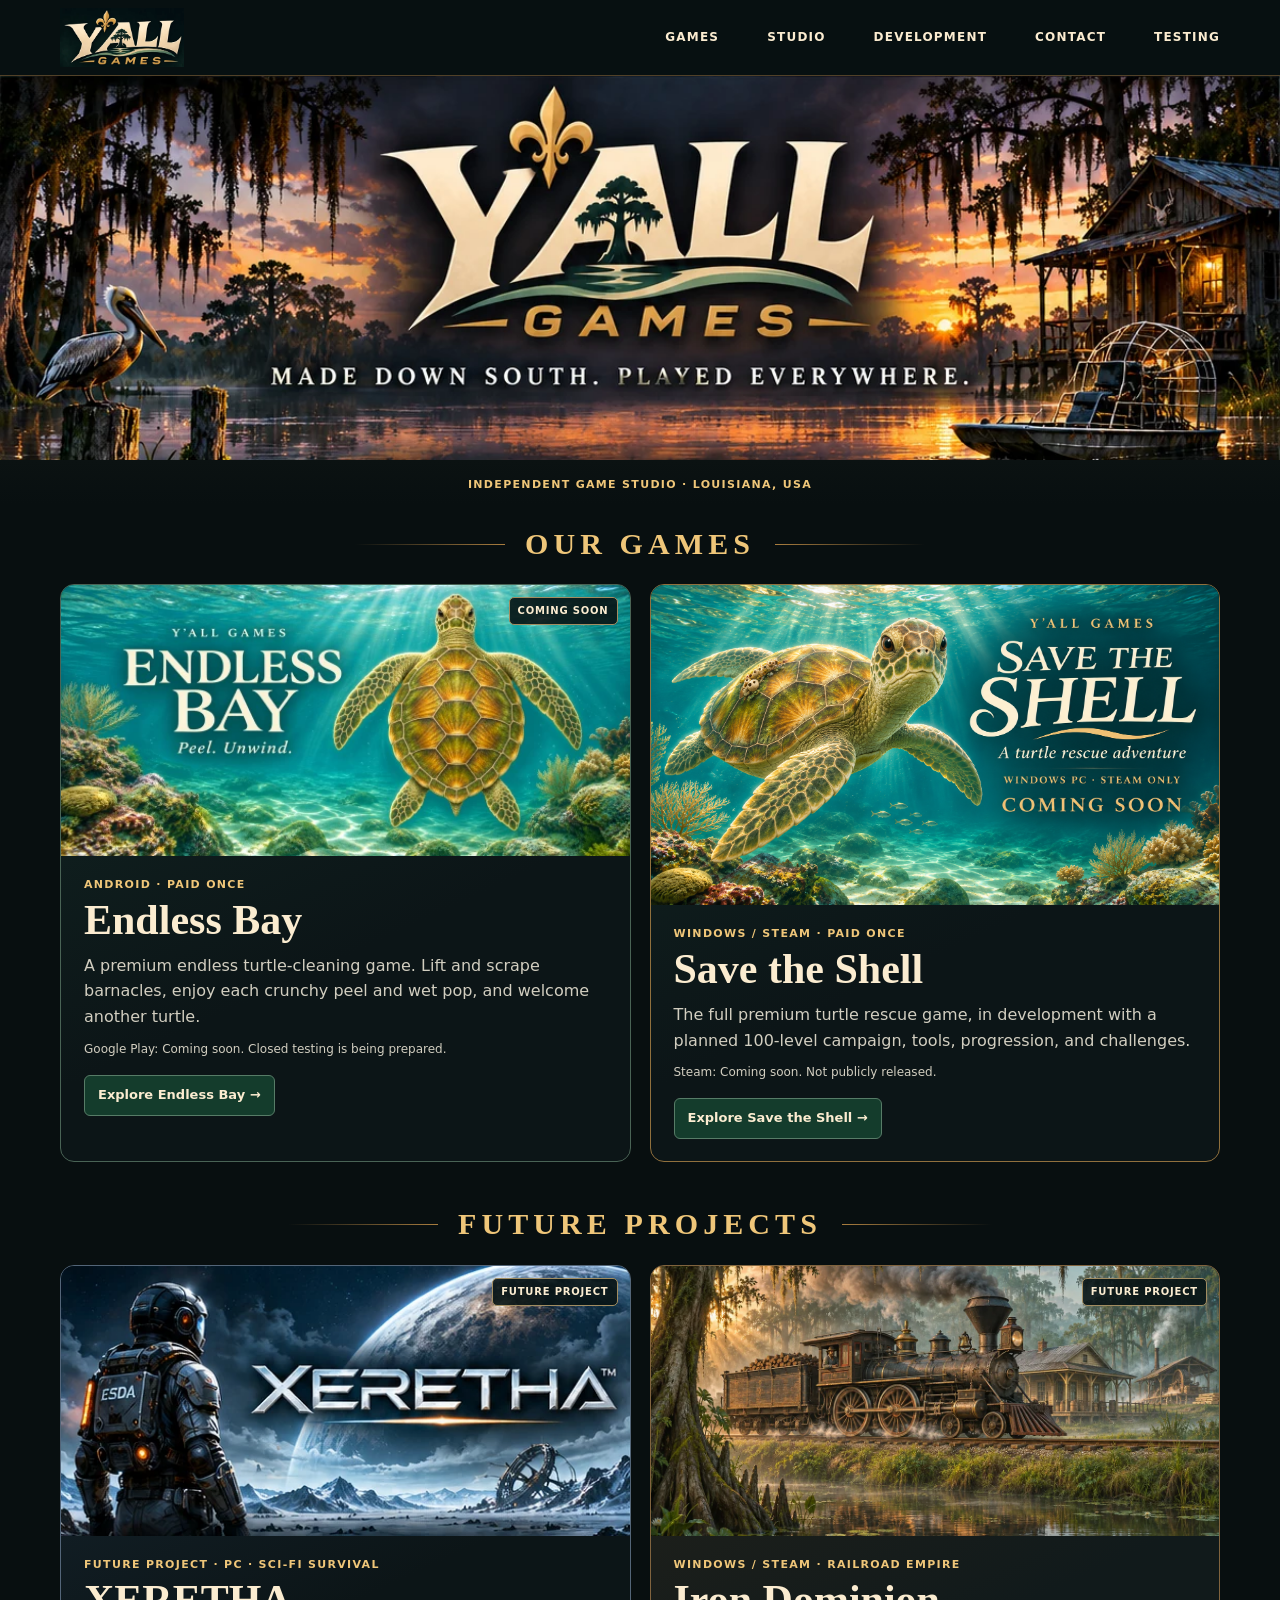
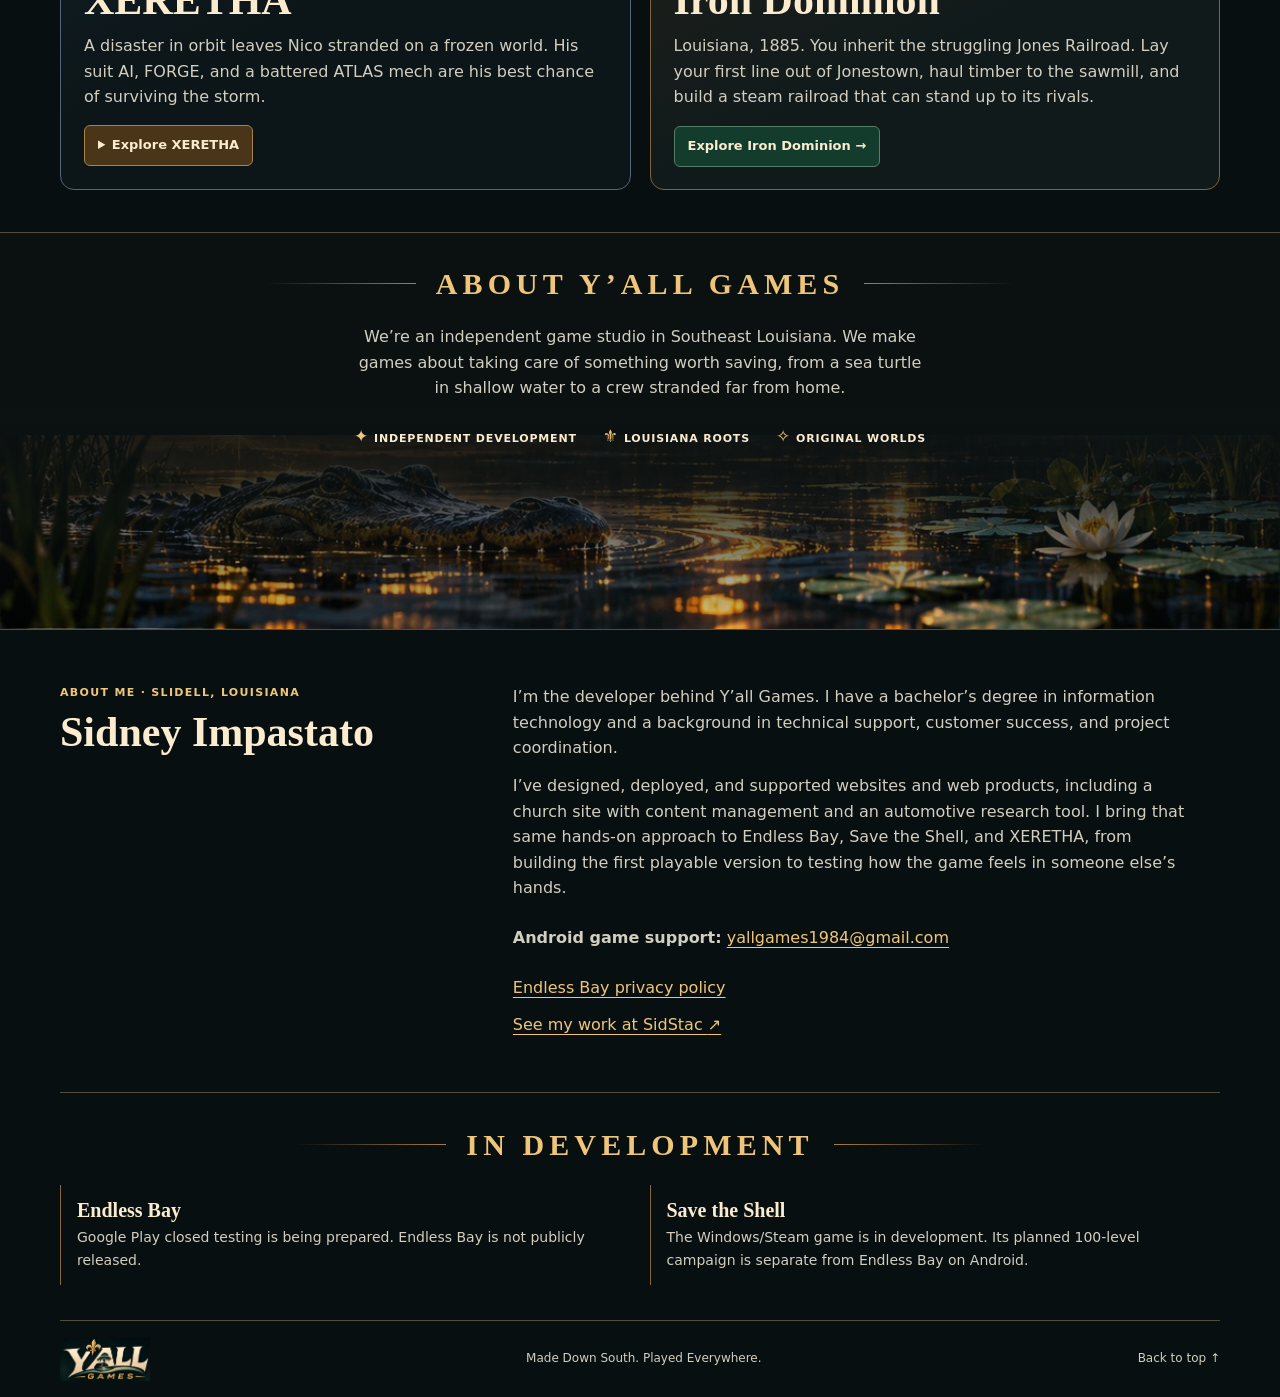
<file: public/index.html>
<!doctype html>
<html lang="en"><head>
<meta charset="utf-8"><meta name="viewport" content="width=device-width, initial-scale=1"><meta name="theme-color" content="#080f10">
<meta name="description" content="Y’all Games is an independent Louisiana game studio developing Endless Bay for Android, Save the Shell for Windows/Steam, and future project XERETHA.">
<title>Y’all Games | Made Down South. Played Everywhere.</title>
<link rel="icon" href="mark.svg" type="image/svg+xml"><link rel="stylesheet" href="style.css"></head>
<body id="top"><a class="skip" href="#main">Skip to content</a>
<header class="masthead"><div class="wrap bar"><a href="#top" class="wordmark" aria-label="Y’all Games home"><img src="studio-logo.webp" alt="" width="370" height="179"></a><nav aria-label="Main navigation"><a href="#games">Games</a><a href="#studio">Studio</a><a href="#development">Development</a><a href="contact.html">Contact</a><a href="/testing">Testing</a></nav></div></header>
<main id="main"><section class="hero" aria-labelledby="hero-title"><h1 id="hero-title" class="sr">Y’all Games. Made Down South. Played Everywhere.</h1><picture><img class="hero-image" src="bayou.webp" alt="" width="1199" height="360" fetchpriority="high"></picture><div class="hero-caption"><span class="kicker">Independent game studio · Louisiana, USA</span></div></section>
<section class="wrap games" id="games" aria-labelledby="games-title"><div class="rule"><h2 id="games-title">Our Games</h2></div><div class="game-grid">
<article class="game" id="endless-bay"><div class="game-art"><img src="endless-bay.webp" alt="Endless Bay turtle and underwater reef artwork" width="558" height="265"><span class="flag">Coming soon</span></div><div class="game-copy"><p class="kicker">Android · Paid once</p><h3>Endless Bay</h3><p>A premium endless turtle-cleaning game. Lift and scrape barnacles, enjoy each crunchy peel and wet pop, and welcome another turtle.</p><p class="release-note">Google Play: Coming soon. Closed testing is being prepared.</p><a class="game-link" href="endless-bay.html">Explore Endless Bay <span aria-hidden="true">→</span></a></div></article>
<article class="game shell" id="save-the-shell"><div class="game-art"><img src="save-the-shell-flyer-v1.png" alt="Save the Shell flyer: Windows PC, Steam only, coming soon" width="1672" height="941"><span class="flag">Coming soon</span></div><div class="game-copy"><p class="kicker">Windows / Steam · Paid once</p><h3>Save the Shell</h3><p>The full premium turtle rescue game, in development with a planned 100-level campaign, tools, progression, and challenges.</p><p class="release-note">Steam: Coming soon. Not publicly released.</p><a class="game-link" href="save-the-shell.html">Explore Save the Shell <span aria-hidden="true">→</span></a></div></article></div></section>
<section class="wrap future-project" id="future-projects" aria-labelledby="future-title"><div class="rule"><h2 id="future-title">Future Projects</h2></div><div class="game-grid"><article class="game ice" id="xeretha"><div class="game-art"><img src="xeretha.webp" alt="XERETHA concept artwork with a suited explorer facing a frozen world" width="556" height="264"><span class="flag">Future project</span></div><div class="game-copy"><p class="kicker">Future project · PC · Sci-fi survival</p><h3>XERETHA</h3><p>A disaster in orbit leaves Nico stranded on a frozen world. His suit AI, FORGE, and a battered ATLAS mech are his best chance of surviving the storm.</p><details><summary>Explore XERETHA</summary><p>Find shelter, bring ATLAS back online, and follow the clues to what happened to the rest of the crew. A single-player survival adventure in development with Unreal Engine 5.</p></details></div></article>
<article class="game rail" id="iron-dominion">
  <div class="game-art"><img src="iron-dominion.webp" alt="Concept art of a wood-burning steam locomotive approaching a Louisiana bayou depot" width="1200" height="572" loading="lazy"><span class="flag">Future project</span></div>
  <div class="game-copy">
    <p class="kicker">Windows / Steam · Railroad empire</p>
    <h3>Iron Dominion</h3>
    <p>Louisiana, 1885. You inherit the struggling Jones Railroad. Lay your first line out of Jonestown, haul timber to the sawmill, and build a steam railroad that can stand up to its rivals.</p>
    <a class="game-link" href="iron-dominion.html">Explore Iron Dominion <span aria-hidden="true">→</span></a>
  </div>
</article></div></section>
<section class="studio" id="studio" aria-labelledby="studio-title"><div class="wrap studio-content"><div class="rule"><h2 id="studio-title">About Y’all Games</h2></div><p>We’re an independent game studio in Southeast Louisiana. We make games about taking care of something worth saving, from a sea turtle in shallow water to a crew stranded far from home.</p><ul class="studio-values"><li><span aria-hidden="true">✦</span>Independent development</li><li><span aria-hidden="true">⚜</span>Louisiana roots</li><li><span aria-hidden="true">✧</span>Original worlds</li></ul></div></section>
<section class="wrap founder" id="about-me" aria-labelledby="founder-title"><div class="founder-intro"><p class="kicker">About Me · Slidell, Louisiana</p><h2 id="founder-title">Sidney Impastato</h2></div><div class="founder-copy"><p>I’m the developer behind Y’all Games. I have a bachelor’s degree in information technology and a background in technical support, customer success, and project coordination.</p><p>I’ve designed, deployed, and supported websites and web products, including a church site with content management and an automotive research tool. I bring that same hands-on approach to Endless Bay, Save the Shell, and XERETHA, from building the first playable version to testing how the game feels in someone else’s hands.</p><p id="android-support"><strong>Android game support:</strong> <a href="mailto:yallgames1984@gmail.com">yallgames1984@gmail.com</a></p><p><a href="endless-bay-privacy.html">Endless Bay privacy policy</a></p><a href="https://www.sidstac.com/">See my work at SidStac <span aria-hidden="true">↗</span></a></div></section>
<section class="wrap development" id="development" aria-labelledby="dev-title"><div class="rule"><h2 id="dev-title">In Development</h2></div><div class="updates"><div><h3>Endless Bay</h3><p>Google Play closed testing is being prepared. Endless Bay is not publicly released.</p></div><div><h3>Save the Shell</h3><p>The Windows/Steam game is in development. Its planned 100-level campaign is separate from Endless Bay on Android.</p></div></div></section></main>
<footer class="wrap footer"><a href="#top" class="wordmark" aria-label="Y’all Games home"><img src="studio-logo.webp" alt="" width="370" height="179" loading="lazy"></a><p>Made Down South. Played Everywhere.</p><a href="#top">Back to top ↑</a></footer></body></html>
</file>
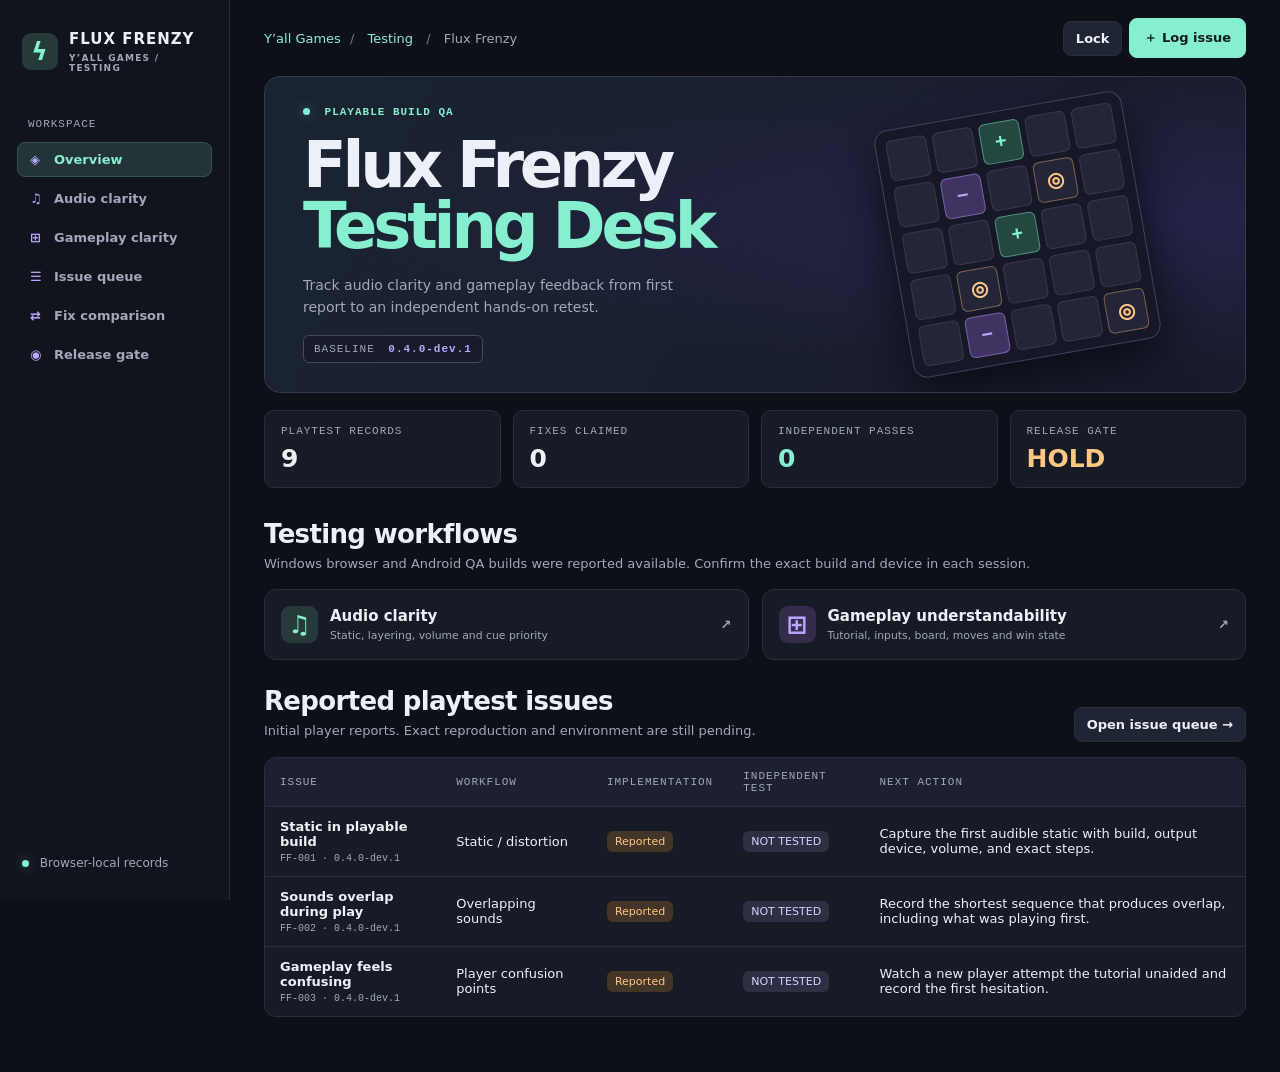
<file: testing/index.html>
<!doctype html>
<html lang="en"><head><meta charset="utf-8"><meta name="viewport" content="width=device-width,initial-scale=1"><meta name="description" content="Flux Frenzy playtest issues and independent verification."><title>Flux Frenzy QA · Y’all Games</title><link rel="stylesheet" href="styles.css"><script defer src="app.js"></script></head>
<body><aside><div class="brand"><span class="logo">ϟ</span><div>FLUX FRENZY<small>Y’ALL GAMES / TESTING</small></div></div><nav aria-label="QA views" id="nav"></nav><div class="asidefoot"><span class="dot"></span> Browser-local records</div></aside>
<main><header><div><a href="/">Y’all Games</a><span class="slash">/</span> <a href="/testing">Testing</a> <span class="slash">/</span> Flux Frenzy</div><div class="header-actions"><form method="post" action="/testing"><button name="action" value="lock">Lock</button></form><button class="primary" id="new">＋ Log issue</button></div></header>
<section class="hero"><div class="hero-copy"><div class="eyebrow"><span class="dot"></span> PLAYABLE BUILD QA</div><h1>Flux Frenzy<br><em>Testing Desk</em></h1><p>Track audio clarity and gameplay feedback from first report to an independent hands-on retest.</p><span class="baseline">BASELINE <strong>0.4.0-dev.1</strong></span></div><div class="motif" aria-hidden="true"><div id="grid"></div></div></section>
<div id="stats" class="stats"></div><div id="view"></div></main>
<dialog id="editor"><form id="form"><div class="dialoghead"><div><div class="eyebrow">PLAYTEST RECORD</div><h2 id="dialogTitle">Log issue</h2></div><button type="button" id="close" aria-label="Close">✕</button></div><div id="fields"></div><div class="actions"><span id="error" role="alert"></span><button type="submit" class="primary">Save record</button></div></form></dialog>
<div id="toast" role="status"></div></body></html>
</file>
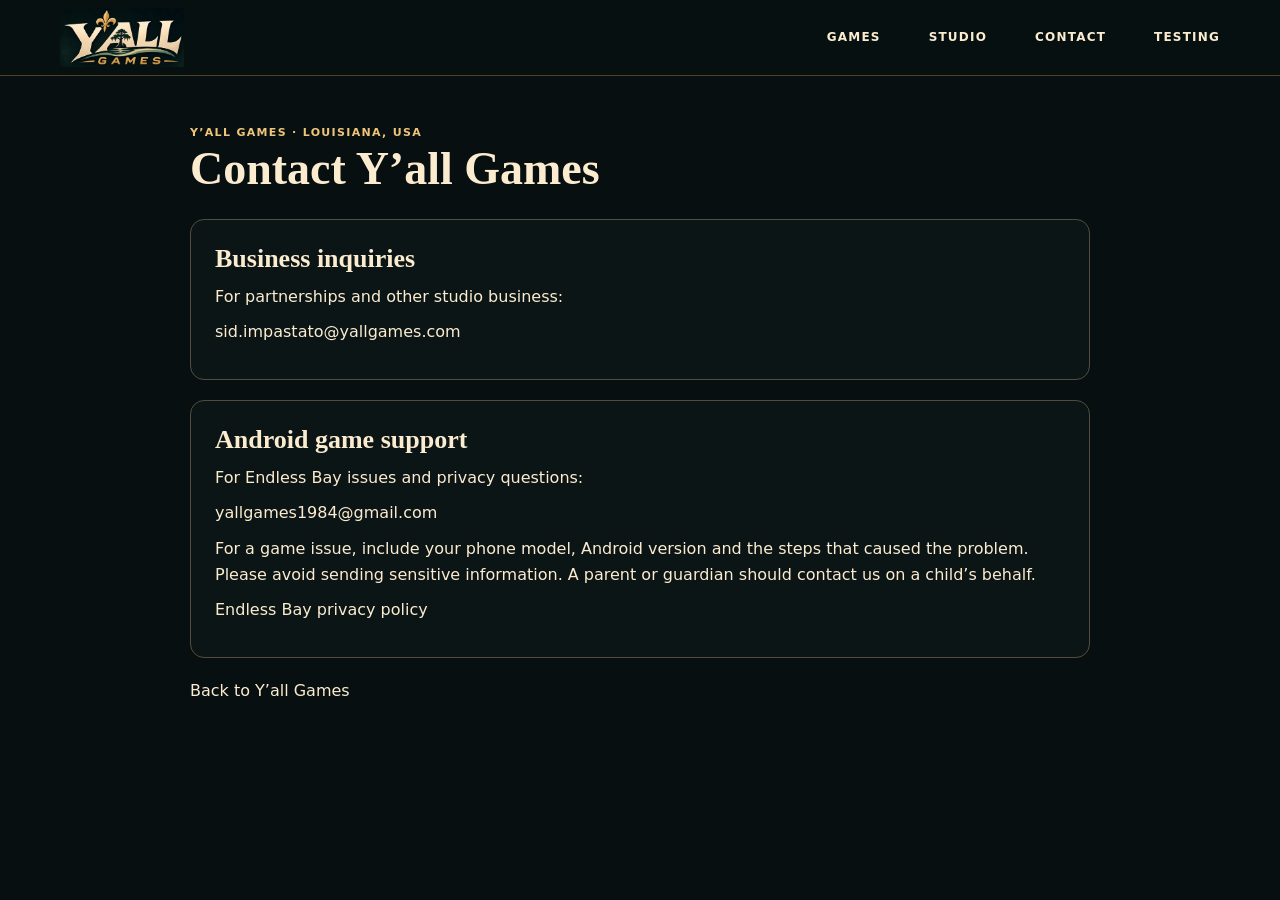
<file: public/contact.html>
<!doctype html><html lang="en"><head><meta charset="utf-8"><meta name="viewport" content="width=device-width,initial-scale=1"><title>Contact — Y’all Games</title><meta name="description" content="Contact Y’all Games for business inquiries or Endless Bay Android support."><link rel="icon" href="mark.svg" type="image/svg+xml"><link rel="stylesheet" href="style.css"><style>.contact-main{max-width:900px;padding-block:48px 64px}.contact-main h1{font:700 clamp(30px,5vw,46px) var(--display);margin-bottom:24px}.contact-card{border:1px solid var(--edge);border-radius:14px;padding:24px;margin-block:20px;background:#0b1516}.contact-card h2{font:700 26px var(--display);margin:0 0 10px}.contact-card a{overflow-wrap:anywhere}.contact-card p{margin-block:10px}</style></head><body><a class="skip" href="#main">Skip to content</a><header class="masthead"><div class="wrap bar"><a href="index.html" class="wordmark" aria-label="Y’all Games home"><img src="studio-logo.webp" alt="" width="370" height="179"></a><nav aria-label="Main navigation"><a href="index.html#games">Games</a><a href="index.html#studio">Studio</a><a href="contact.html" aria-current="page">Contact</a><a href="/testing">Testing</a></nav></div></header><main id="main" class="wrap contact-main"><p class="kicker">Y’all Games · Louisiana, USA</p><h1>Contact Y’all Games</h1><section class="contact-card" aria-labelledby="business"><h2 id="business">Business inquiries</h2><p>For partnerships and other studio business:</p><p><a href="mailto:sid.impastato@yallgames.com">sid.impastato@yallgames.com</a></p></section><section class="contact-card" aria-labelledby="android"><h2 id="android">Android game support</h2><p>For Endless Bay issues and privacy questions:</p><p><a href="mailto:yallgames1984@gmail.com">yallgames1984@gmail.com</a></p><p>For a game issue, include your phone model, Android version and the steps that caused the problem. Please avoid sending sensitive information. A parent or guardian should contact us on a child’s behalf.</p><p><a href="endless-bay-privacy.html">Endless Bay privacy policy</a></p></section><p><a href="index.html">Back to Y’all Games</a></p></main></body></html>
</file>
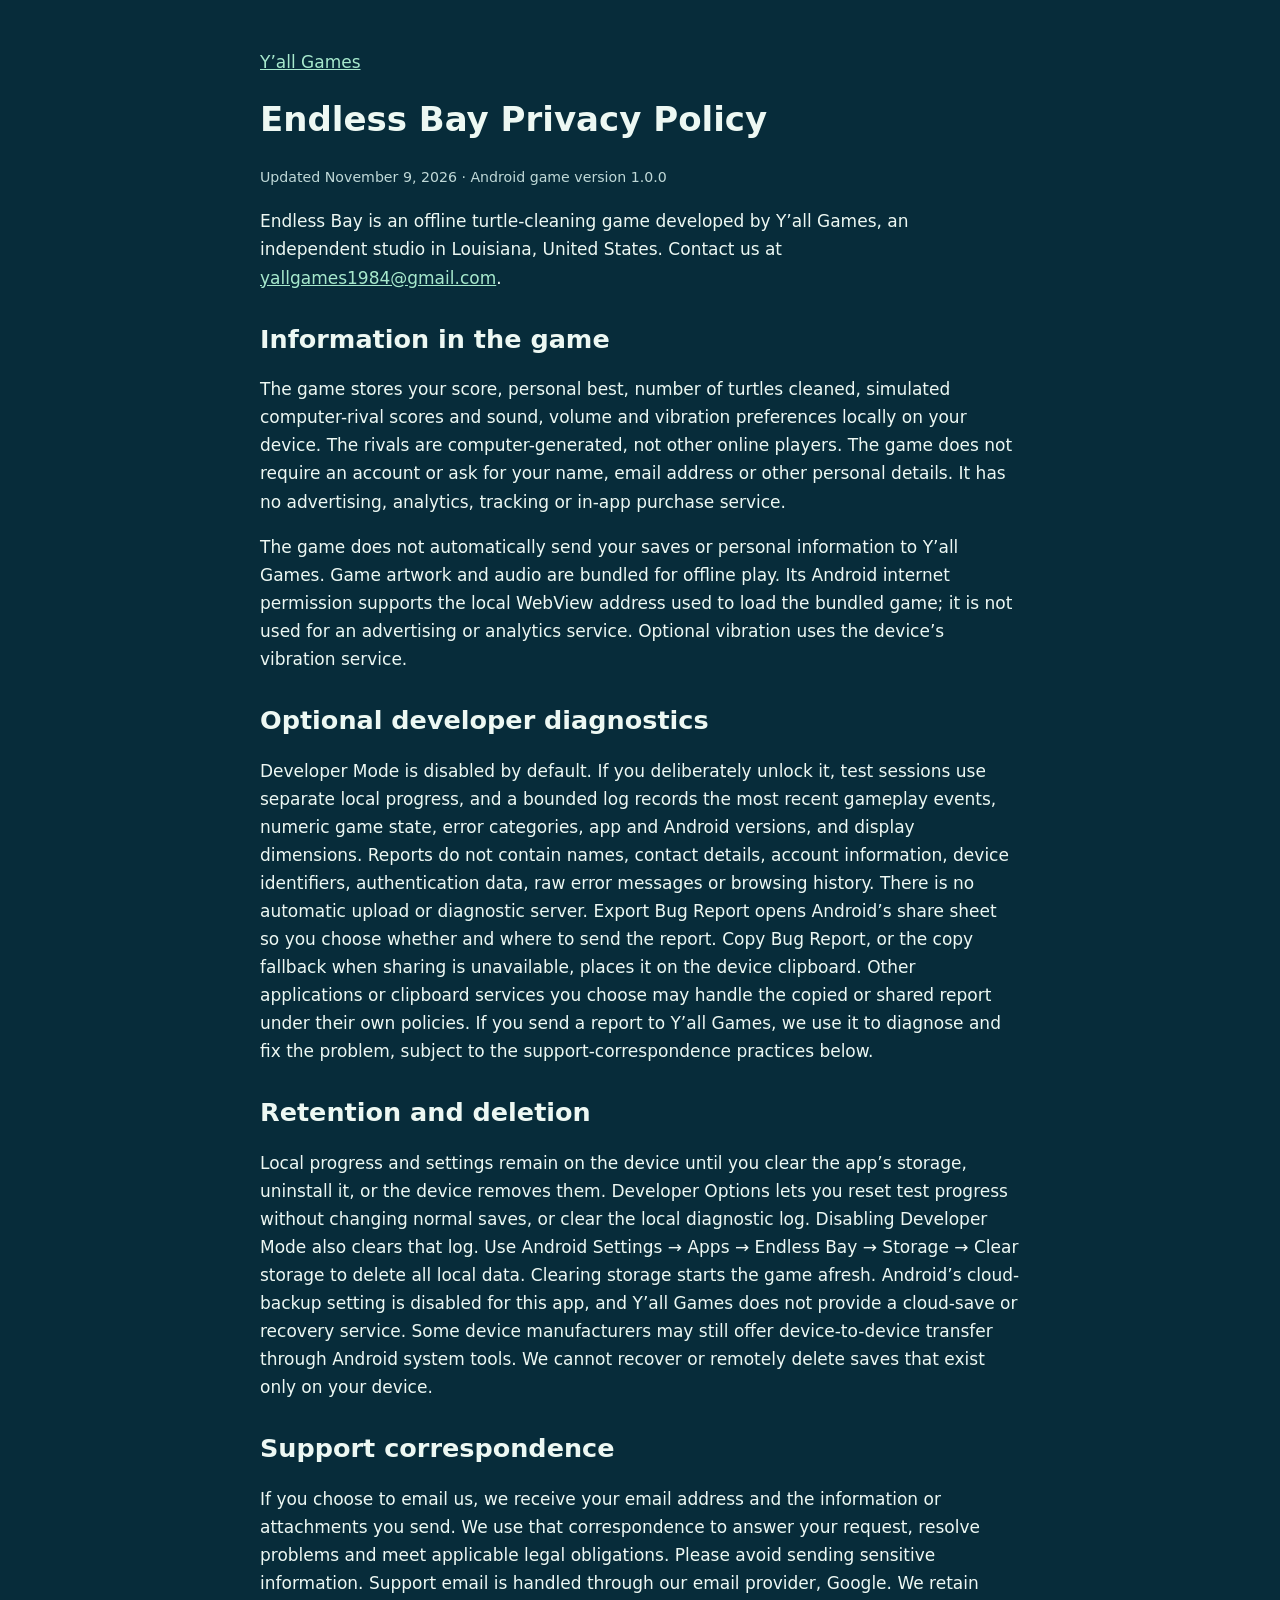
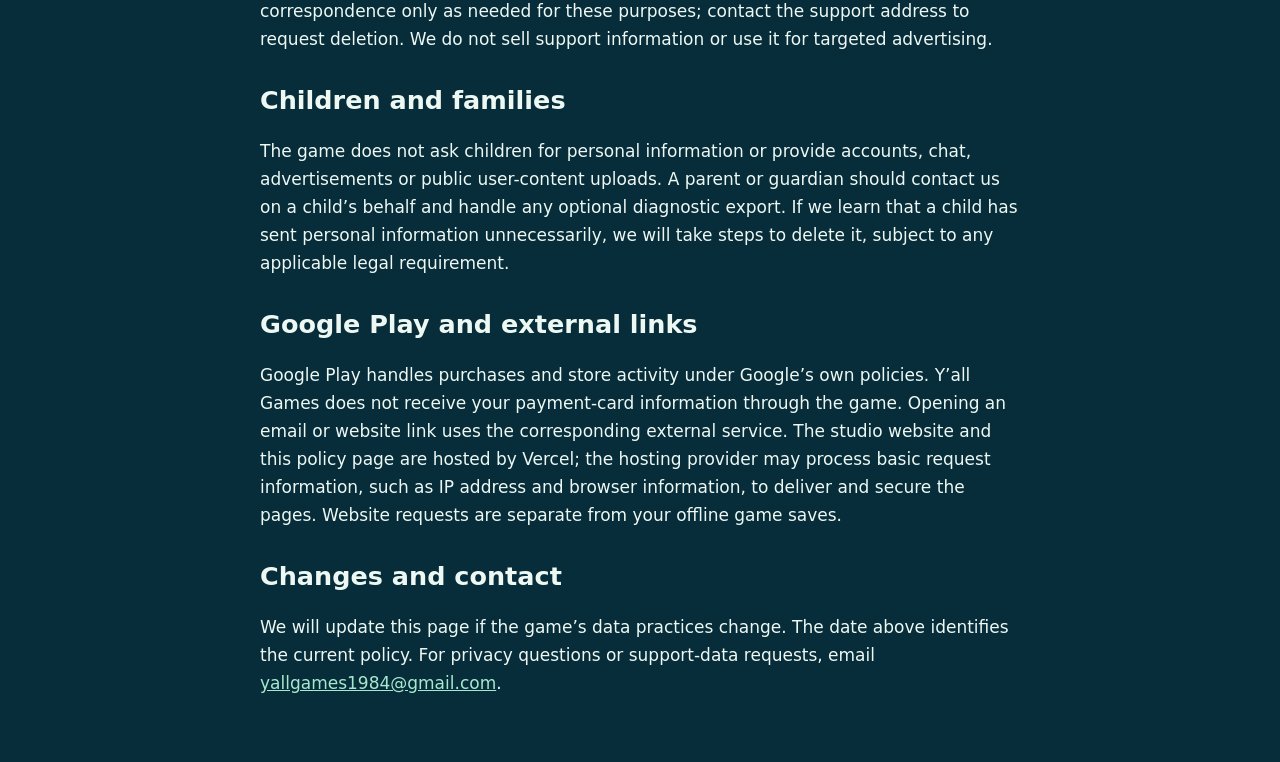
<file: public/endless-bay-privacy.html>
<!doctype html>
<html lang="en"><head><meta charset="utf-8"><meta name="viewport" content="width=device-width,initial-scale=1"><title>Endless Bay Privacy Policy — Y’all Games</title><style>body{margin:0;background:#072c3a;color:#edf8f3;font:17px/1.65 system-ui,sans-serif}main{max-width:760px;padding:48px 24px;margin:auto}h1,h2{line-height:1.2}h2{margin-top:32px}a{color:#a7e9cd}small{color:#c0d9d8}</style></head>
<body><main><a href="https://www.yallgames.com/">Y’all Games</a><h1>Endless Bay Privacy Policy</h1><small>Updated November 9, 2026 · Android game version 1.0.0</small>
<p>Endless Bay is an offline turtle-cleaning game developed by Y’all Games, an independent studio in Louisiana, United States. Contact us at <a href="mailto:yallgames1984@gmail.com">yallgames1984@gmail.com</a>.</p>
<h2>Information in the game</h2><p>The game stores your score, personal best, number of turtles cleaned, simulated computer-rival scores and sound, volume and vibration preferences locally on your device. The rivals are computer-generated, not other online players. The game does not require an account or ask for your name, email address or other personal details. It has no advertising, analytics, tracking or in-app purchase service.</p>
<p>The game does not automatically send your saves or personal information to Y’all Games. Game artwork and audio are bundled for offline play. Its Android internet permission supports the local WebView address used to load the bundled game; it is not used for an advertising or analytics service. Optional vibration uses the device’s vibration service.</p>
<h2>Optional developer diagnostics</h2><p>Developer Mode is disabled by default. If you deliberately unlock it, test sessions use separate local progress, and a bounded log records the most recent gameplay events, numeric game state, error categories, app and Android versions, and display dimensions. Reports do not contain names, contact details, account information, device identifiers, authentication data, raw error messages or browsing history. There is no automatic upload or diagnostic server. Export Bug Report opens Android’s share sheet so you choose whether and where to send the report. Copy Bug Report, or the copy fallback when sharing is unavailable, places it on the device clipboard. Other applications or clipboard services you choose may handle the copied or shared report under their own policies. If you send a report to Y’all Games, we use it to diagnose and fix the problem, subject to the support-correspondence practices below.</p>
<h2>Retention and deletion</h2><p>Local progress and settings remain on the device until you clear the app’s storage, uninstall it, or the device removes them. Developer Options lets you reset test progress without changing normal saves, or clear the local diagnostic log. Disabling Developer Mode also clears that log. Use Android Settings → Apps → Endless Bay → Storage → Clear storage to delete all local data. Clearing storage starts the game afresh. Android’s cloud-backup setting is disabled for this app, and Y’all Games does not provide a cloud-save or recovery service. Some device manufacturers may still offer device-to-device transfer through Android system tools. We cannot recover or remotely delete saves that exist only on your device.</p>
<h2>Support correspondence</h2><p>If you choose to email us, we receive your email address and the information or attachments you send. We use that correspondence to answer your request, resolve problems and meet applicable legal obligations. Please avoid sending sensitive information. Support email is handled through our email provider, Google. We retain correspondence only as needed for these purposes; contact the support address to request deletion. We do not sell support information or use it for targeted advertising.</p>
<h2>Children and families</h2><p>The game does not ask children for personal information or provide accounts, chat, advertisements or public user-content uploads. A parent or guardian should contact us on a child’s behalf and handle any optional diagnostic export. If we learn that a child has sent personal information unnecessarily, we will take steps to delete it, subject to any applicable legal requirement.</p>
<h2>Google Play and external links</h2><p>Google Play handles purchases and store activity under Google’s own policies. Y’all Games does not receive your payment-card information through the game. Opening an email or website link uses the corresponding external service. The studio website and this policy page are hosted by Vercel; the hosting provider may process basic request information, such as IP address and browser information, to deliver and secure the pages. Website requests are separate from your offline game saves.</p>
<h2>Changes and contact</h2><p>We will update this page if the game’s data practices change. The date above identifies the current policy. For privacy questions or support-data requests, email <a href="mailto:yallgames1984@gmail.com">yallgames1984@gmail.com</a>.</p>
</main></body></html>
</file>
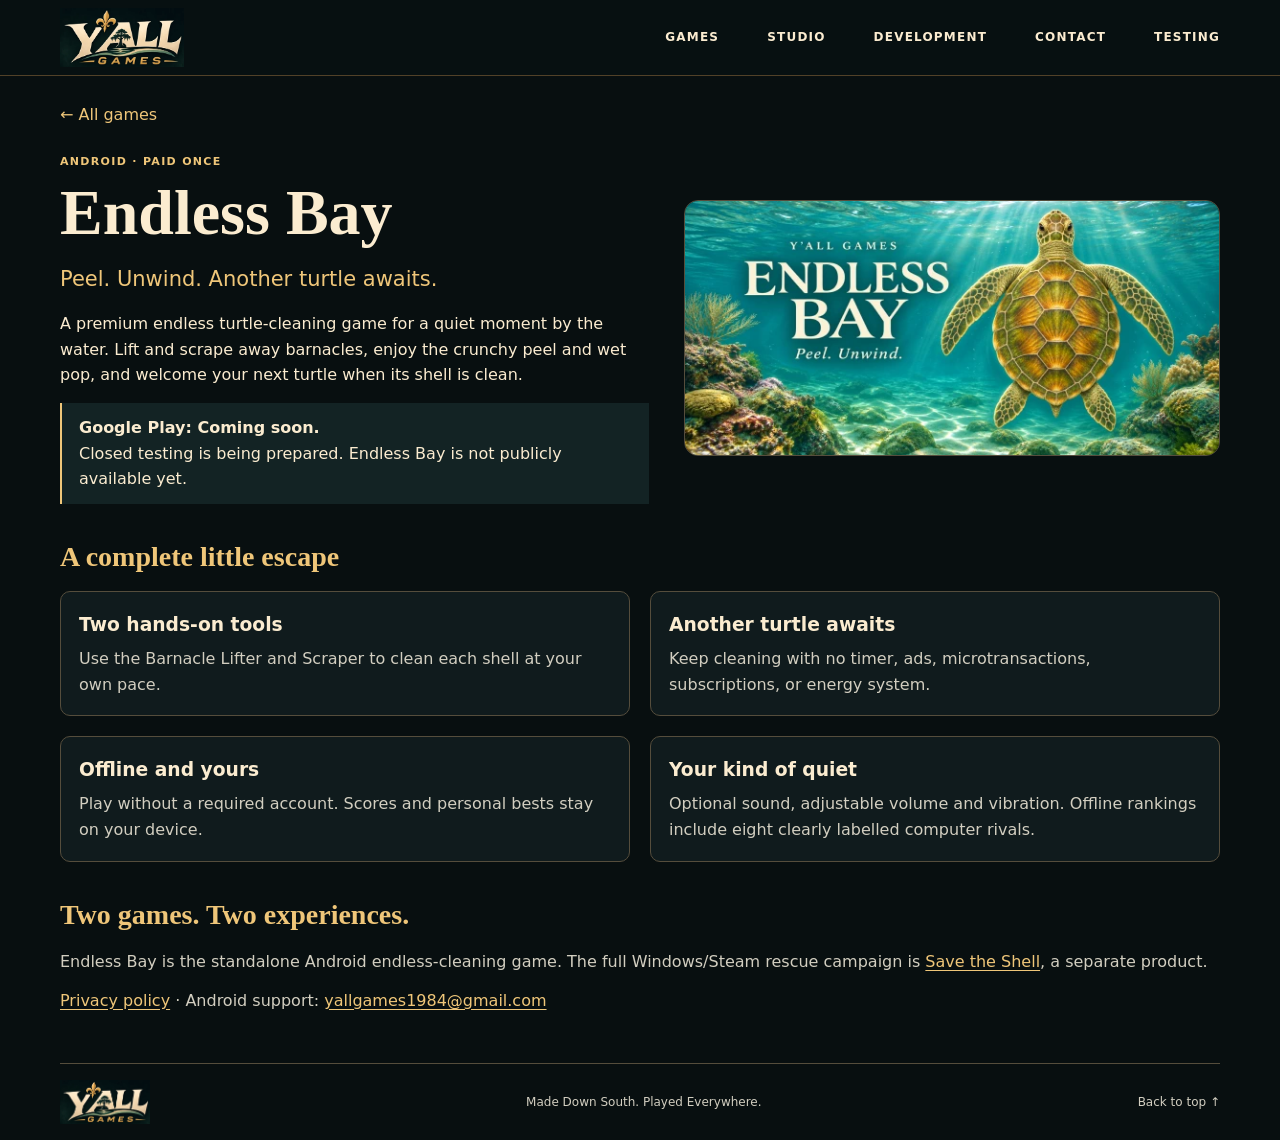
<file: public/endless-bay.html>
<!doctype html>
<html lang="en"><head>
<meta charset="utf-8"><meta name="viewport" content="width=device-width, initial-scale=1"><meta name="theme-color" content="#080f10">
<meta name="description" content="Endless Bay is a paid-once Android turtle-cleaning game from Y’all Games. Coming soon to Google Play; closed testing is being prepared.">
<title>Endless Bay — Android | Y’all Games</title>
<link rel="icon" href="mark.svg" type="image/svg+xml"><link rel="stylesheet" href="style.css"></head>
<body id="top"><a class="skip" href="#main">Skip to content</a><header class="masthead"><div class="wrap bar"><a href="index.html" class="wordmark" aria-label="Y’all Games home"><img src="studio-logo.webp" alt="" width="370" height="179"></a><nav aria-label="Main navigation"><a href="index.html#games">Games</a><a href="index.html#studio">Studio</a><a href="index.html#development">Development</a><a href="contact.html">Contact</a><a href="/testing">Testing</a></nav></div></header><main id="main" class="wrap game-detail">
<a class="back-link" href="index.html#games">← All games</a><section class="detail-hero"><div><p class="kicker">Android · Paid once</p><h1>Endless Bay</h1><p class="lede">Peel. Unwind. Another turtle awaits.</p><p>A premium endless turtle-cleaning game for a quiet moment by the water. Lift and scrape away barnacles, enjoy the crunchy peel and wet pop, and welcome your next turtle when its shell is clean.</p><p class="availability"><strong>Google Play: Coming soon.</strong><br>Closed testing is being prepared. Endless Bay is not publicly available yet.</p></div><img src="endless-bay.webp" alt="Endless Bay turtle in an underwater reef" width="558" height="265"></section>
<section class="detail-section"><h2>A complete little escape</h2><ul class="feature-list"><li><h3>Two hands-on tools</h3><p>Use the Barnacle Lifter and Scraper to clean each shell at your own pace.</p></li><li><h3>Another turtle awaits</h3><p>Keep cleaning with no timer, ads, microtransactions, subscriptions, or energy system.</p></li><li><h3>Offline and yours</h3><p>Play without a required account. Scores and personal bests stay on your device.</p></li><li><h3>Your kind of quiet</h3><p>Optional sound, adjustable volume and vibration. Offline rankings include eight clearly labelled computer rivals.</p></li></ul></section>
<section class="detail-section game-separation"><h2>Two games. Two experiences.</h2><p>Endless Bay is the standalone Android endless-cleaning game. The full Windows/Steam rescue campaign is <a href="save-the-shell.html">Save the Shell</a>, a separate product.</p><p><a href="endless-bay-privacy.html">Privacy policy</a> · Android support: <a href="mailto:yallgames1984@gmail.com">yallgames1984@gmail.com</a></p></section></main><footer class="wrap footer"><a href="index.html" class="wordmark" aria-label="Y’all Games home"><img src="studio-logo.webp" alt="" width="370" height="179" loading="lazy"></a><p>Made Down South. Played Everywhere.</p><a href="#top">Back to top ↑</a></footer></body></html>
</file>
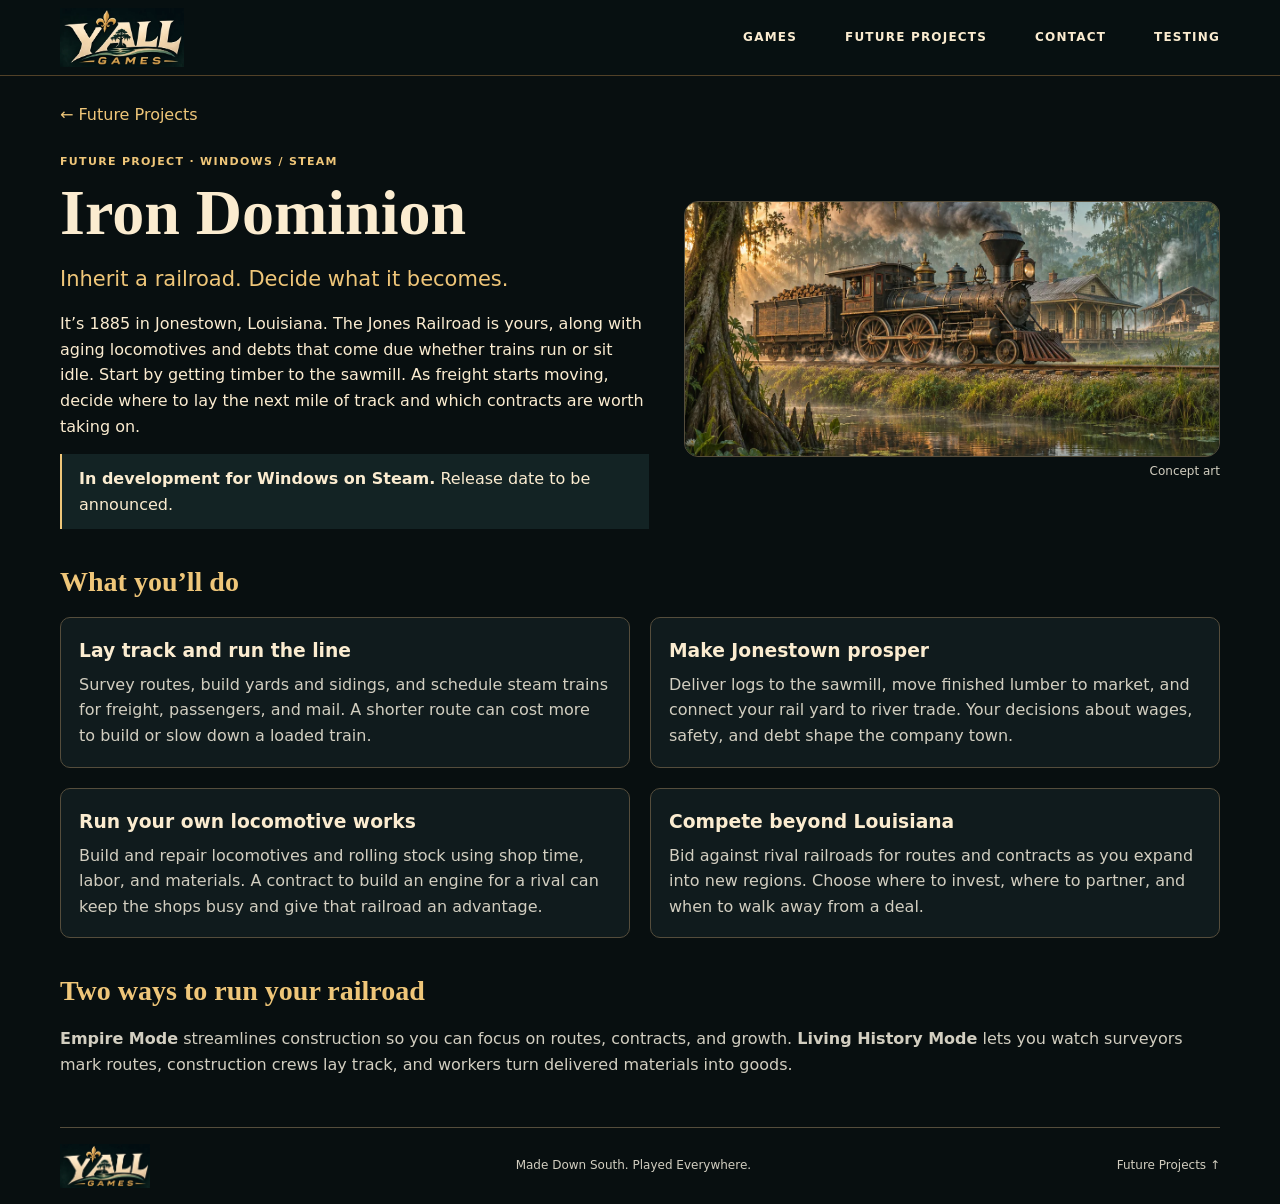
<file: public/iron-dominion.html>
<!doctype html>
<html lang="en">
<head>
  <meta charset="utf-8">
  <meta name="viewport" content="width=device-width, initial-scale=1">
  <meta name="theme-color" content="#080f10">
  <meta name="description" content="Iron Dominion is a planned single-player steam-era railroad empire game from Y’all Games for Windows on Steam.">
  <title>Iron Dominion | Y’all Games</title>
  <link rel="icon" href="mark.svg" type="image/svg+xml">
  <link rel="stylesheet" href="style.css">
</head>
<body>
<a class="skip" href="#main">Skip to content</a>
<header class="masthead"><div class="wrap bar">
  <a href="index.html" class="wordmark" aria-label="Y’all Games home"><img src="studio-logo.webp" alt="" width="370" height="179"></a>
  <nav aria-label="Main navigation"><a href="index.html#games">Games</a><a href="index.html#future-projects" aria-current="page">Future Projects</a><a href="contact.html">Contact</a><a href="/testing">Testing</a></nav>
</div></header>
<main id="main" class="wrap game-detail">
  <a class="back-link" href="index.html#future-projects">← Future Projects</a>
  <section class="detail-hero rail-detail" aria-labelledby="iron-title">
    <div>
      <p class="kicker">Future project · Windows / Steam</p>
      <h1 id="iron-title">Iron Dominion</h1>
      <p class="lede">Inherit a railroad. Decide what it becomes.</p>
      <p>It’s 1885 in Jonestown, Louisiana. The Jones Railroad is yours, along with aging locomotives and debts that come due whether trains run or sit idle. Start by getting timber to the sawmill. As freight starts moving, decide where to lay the next mile of track and which contracts are worth taking on.</p>
      <p class="availability"><strong>In development for Windows on Steam.</strong> Release date to be announced.</p>
    </div>
    <figure><img src="iron-dominion.webp" alt="Illustrated steam locomotive in the Louisiana bayou near a wooden depot" width="1200" height="572" fetchpriority="high"><figcaption>Concept art</figcaption></figure>
  </section>
  <section class="detail-section" aria-labelledby="play-title">
    <h2 id="play-title">What you’ll do</h2>
    <ul class="feature-list">
      <li><h3>Lay track and run the line</h3><p>Survey routes, build yards and sidings, and schedule steam trains for freight, passengers, and mail. A shorter route can cost more to build or slow down a loaded train.</p></li>
      <li><h3>Make Jonestown prosper</h3><p>Deliver logs to the sawmill, move finished lumber to market, and connect your rail yard to river trade. Your decisions about wages, safety, and debt shape the company town.</p></li>
      <li><h3>Run your own locomotive works</h3><p>Build and repair locomotives and rolling stock using shop time, labor, and materials. A contract to build an engine for a rival can keep the shops busy and give that railroad an advantage.</p></li>
      <li><h3>Compete beyond Louisiana</h3><p>Bid against rival railroads for routes and contracts as you expand into new regions. Choose where to invest, where to partner, and when to walk away from a deal.</p></li>
    </ul>
  </section>
  <section class="detail-section" aria-labelledby="modes-title">
    <h2 id="modes-title">Two ways to run your railroad</h2>
    <p><strong>Empire Mode</strong> streamlines construction so you can focus on routes, contracts, and growth. <strong>Living History Mode</strong> lets you watch surveyors mark routes, construction crews lay track, and workers turn delivered materials into goods.</p>
  </section>
</main>
<footer class="wrap footer"><a href="index.html" class="wordmark" aria-label="Y’all Games home"><img src="studio-logo.webp" alt="" width="370" height="179" loading="lazy"></a><p>Made Down South. Played Everywhere.</p><a href="index.html#future-projects">Future Projects ↑</a></footer>
</body>
</html>
</file>
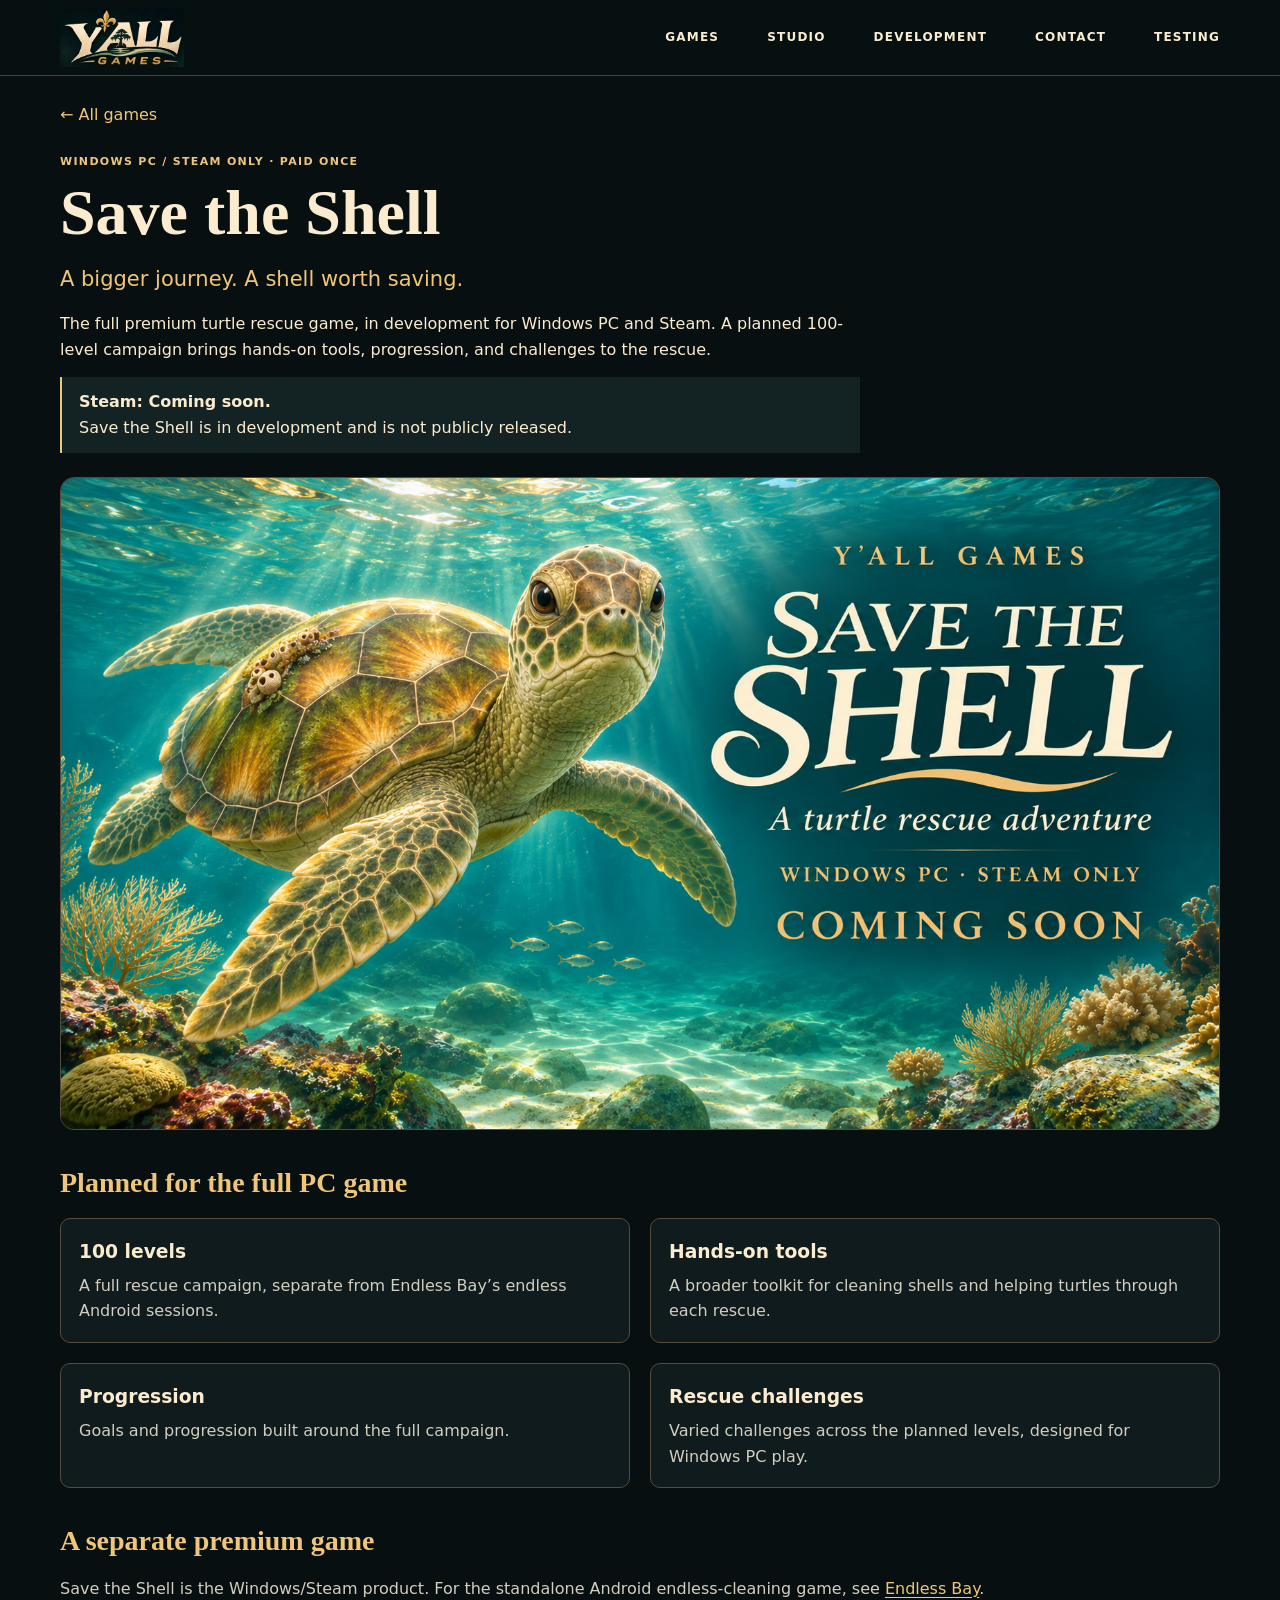
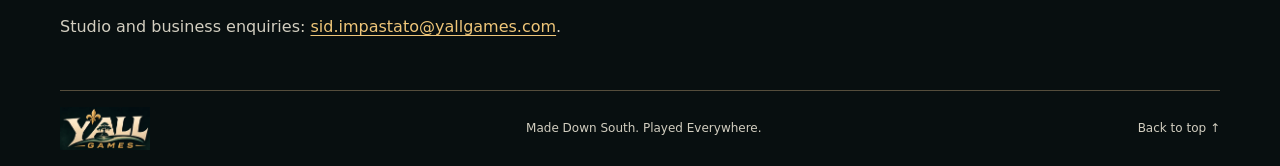
<file: public/save-the-shell.html>
<!doctype html>
<html lang="en"><head>
<meta charset="utf-8"><meta name="viewport" content="width=device-width, initial-scale=1"><meta name="theme-color" content="#080f10">
<meta name="description" content="Save the Shell is Y’all Games’ premium turtle rescue game in development for Windows/Steam, with a planned 100-level campaign. Coming soon.">
<title>Save the Shell — Windows / Steam | Y’all Games</title>
<link rel="icon" href="mark.svg" type="image/svg+xml"><link rel="stylesheet" href="style.css"></head>
<body id="top"><a class="skip" href="#main">Skip to content</a><header class="masthead"><div class="wrap bar"><a href="index.html" class="wordmark" aria-label="Y’all Games home"><img src="studio-logo.webp" alt="" width="370" height="179"></a><nav aria-label="Main navigation"><a href="index.html#games">Games</a><a href="index.html#studio">Studio</a><a href="index.html#development">Development</a><a href="contact.html">Contact</a><a href="/testing">Testing</a></nav></div></header><main id="main" class="wrap game-detail">
<a class="back-link" href="index.html#games">← All games</a><section class="detail-hero steam-detail"><div><p class="kicker">Windows PC / Steam only · Paid once</p><h1>Save the Shell</h1><p class="lede">A bigger journey. A shell worth saving.</p><p>The full premium turtle rescue game, in development for Windows PC and Steam. A planned 100-level campaign brings hands-on tools, progression, and challenges to the rescue.</p><p class="availability"><strong>Steam: Coming soon.</strong><br>Save the Shell is in development and is not publicly released.</p></div><div class="steam-flyer"><img src="save-the-shell-flyer-v1.png" alt="Save the Shell promotional flyer: a turtle rescue adventure, Windows PC, Steam only, coming soon" width="1672" height="941"></div></section>
<section class="detail-section"><h2>Planned for the full PC game</h2><ul class="feature-list"><li><h3>100 levels</h3><p>A full rescue campaign, separate from Endless Bay’s endless Android sessions.</p></li><li><h3>Hands-on tools</h3><p>A broader toolkit for cleaning shells and helping turtles through each rescue.</p></li><li><h3>Progression</h3><p>Goals and progression built around the full campaign.</p></li><li><h3>Rescue challenges</h3><p>Varied challenges across the planned levels, designed for Windows PC play.</p></li></ul></section>
<section class="detail-section game-separation"><h2>A separate premium game</h2><p>Save the Shell is the Windows/Steam product. For the standalone Android endless-cleaning game, see <a href="endless-bay.html">Endless Bay</a>.</p><p>Studio and business enquiries: <a href="mailto:sid.impastato@yallgames.com">sid.impastato@yallgames.com</a>.</p></section></main><footer class="wrap footer"><a href="index.html" class="wordmark" aria-label="Y’all Games home"><img src="studio-logo.webp" alt="" width="370" height="179" loading="lazy"></a><p>Made Down South. Played Everywhere.</p><a href="#top">Back to top ↑</a></footer></body></html>
</file>
<file: public/style.css>
:root{color-scheme:dark;--bg:#080f10;--surface:#101b1d;--gold:#efc679;--cream:#fbecd0;--muted:#d2cec0;--edge:#554d3c;--display:Georgia,"Times New Roman",serif}
*{box-sizing:border-box}body{margin:0;background:var(--bg);color:var(--cream);font:16px/1.6 system-ui,sans-serif}a{color:inherit;text-decoration:none}a:focus-visible,summary:focus-visible{outline:2px solid var(--gold);outline-offset:4px}img{display:block;max-width:100%;height:auto}h1,h2,h3,p,ul{margin:0}.wrap{width:min(1160px,calc(100% - 48px));margin-inline:auto}.sr{position:absolute;width:1px;height:1px;padding:0;overflow:hidden;clip-path:inset(50%);white-space:nowrap}.skip{position:absolute;top:10px;left:10px;z-index:3;background:var(--cream);color:var(--bg);padding:10px;transform:translateY(-160%)}.skip:focus{transform:none}
.masthead{background:#071011;border-bottom:1px solid #514128}.bar{min-height:75px;display:flex;justify-content:space-between;align-items:center;gap:16px}.wordmark{display:block;width:124px;flex-shrink:0}.bar nav{display:flex;gap:clamp(14px,4vw,48px);align-items:center;font-weight:750;font-size:12px;letter-spacing:.10em;text-transform:uppercase}.bar nav a,.footer>a:last-child{padding-block:10px}.bar nav a:hover,.footer a:hover{color:var(--gold)}
.hero{position:relative;background:#101a18}.hero-image{width:100%;max-height:520px;object-fit:cover;object-position:center}.hero-caption{text-align:center;background:linear-gradient(#0b1212,#080f10);padding:10px 16px 9px}.kicker{font-size:11px;font-weight:800;letter-spacing:.12em;text-transform:uppercase;color:var(--gold)}
.games{padding:22px 0 45px}.rule{display:flex;align-items:center;justify-content:center;gap:20px;margin:0 auto 23px}.rule::before,.rule::after{content:"";width:min(14vw,150px);height:1px;background:linear-gradient(90deg,transparent,#a97d3f)}.rule::after{transform:scaleX(-1)}.rule h2{font:700 clamp(18px,3.4vw,30px)/1.15 var(--display);text-transform:uppercase;letter-spacing:.17em;text-align:center;color:var(--gold)}
.game-grid,.updates{display:grid;grid-template-columns:repeat(2,minmax(0,1fr));gap:19px}.game{border:1px solid #496355;border-radius:14px;overflow:hidden;background:linear-gradient(155deg,#122724,#0c1517 60%)}.game.ice{border-color:#536578;background:linear-gradient(155deg,#172733,#0c1517 60%)}.game-art{position:relative}.game-art img{width:100%;aspect-ratio:2.1;object-fit:cover}.flag{position:absolute;top:12px;right:12px;border:1px solid #a28d61;background:#081415e8;border-radius:5px;padding:5px 8px;font-size:10px;font-weight:800;letter-spacing:.08em;text-transform:uppercase}.game-copy{padding:20px 23px 22px}.game h3{font:700 clamp(28px,4vw,42px)/1.12 var(--display);margin:3px 0 9px}.game p:not(.kicker),.studio p,.updates p{color:var(--muted)}details{margin-top:15px}summary{cursor:pointer;width:fit-content;padding:9px 13px;border:1px solid #577c67;border-radius:6px;background:#143c2c;font-size:13px;font-weight:800;list-style-position:inside}.ice summary{border-color:#a88345;background:#4b3518}summary:hover{filter:brightness(1.25)}details p{margin-top:11px;font-size:14px}
.studio{border-block:1px solid var(--edge);background:linear-gradient(180deg,#0b1111 0%,#0b1111 40%,#0b1111c9 66%,#0b111120 100%),url(waterline.webp) center bottom/100% auto no-repeat}.studio-content{padding-block:34px clamp(90px,14vw,185px);text-align:center}.studio p{max-width:57ch;margin:auto}.studio-values{display:flex;justify-content:center;flex-wrap:wrap;gap:10px 26px;list-style:none;padding:0;margin-top:22px;font-size:11px;letter-spacing:.075em;font-weight:800;text-transform:uppercase}.studio-values span{color:var(--gold);font-size:17px;margin-right:5px}.development{padding-block:35px}.updates>div{padding:14px 16px;border-left:1px solid #876638}.updates h3{font:700 20px var(--display);margin-bottom:4px}.updates p{font-size:14px}.footer{border-top:1px solid var(--edge);padding-block:16px;display:flex;justify-content:space-between;align-items:center;gap:12px;font-size:12px;color:var(--muted)}.footer .wordmark{width:90px}
@media(max-width:700px){.wrap{width:calc(100% - 28px)}.bar{min-height:58px}.bar .wordmark{width:92px}.bar nav{font-size:10px;letter-spacing:.045em;gap:13px}.hero-image{height:clamp(135px,36vw,260px)}.hero-caption{padding-top:7px}.hero-caption .kicker{font-size:9px}.game-grid,.updates{grid-template-columns:1fr}.games{padding-block:19px 27px}.rule{gap:9px;margin-bottom:16px}.game-copy{padding:14px 16px 16px}.game p,.studio p{font-size:14px}.studio{background-size:auto,auto 95px}.studio-content{padding-top:25px}.footer p{display:none}}
.founder{display:grid;grid-template-columns:minmax(0,1fr) minmax(0,1.8fr);gap:clamp(16px,5vw,60px);padding-block:clamp(27px,5vw,54px);border-bottom:1px solid var(--edge)}.founder h2{margin-top:6px;font:700 clamp(26px,4vw,42px)/1.15 var(--display)}.founder-copy p{max-width:66ch;color:var(--muted)}.founder-copy p+p{margin-top:12px}.founder-copy a{display:inline-block;margin-top:12px;color:var(--gold);text-decoration:underline;text-underline-offset:4px}.founder-copy a:hover{color:var(--cream)}@media(max-width:700px){.founder{grid-template-columns:1fr}.founder-copy p{font-size:14px}}

.game-link{display:inline-block;margin-top:16px;padding:9px 13px;border:1px solid #577c67;border-radius:6px;background:#143c2c;font-size:13px;font-weight:800}.game-link:hover{filter:brightness(1.2)}.release-note{font-size:12px;margin-top:10px}.game.shell{border-color:#90703d}.shell .game-art{background:radial-gradient(ellipse,#31564a,#102724 75%)}.shell .game-art img{object-fit:contain;padding:10px;max-height:275px}.future-project{padding-bottom:42px}.future-project>.game{max-width:570px;margin:auto}.game-detail{padding-block:26px 50px}.back-link{display:inline-block;color:var(--gold);margin-bottom:25px}.detail-hero{display:grid;grid-template-columns:1.1fr 1fr;gap:35px;align-items:center}.detail-hero h1{font:700 clamp(38px,5vw,64px)/1.1 var(--display);margin:8px 0 14px}.detail-hero p+p{margin-top:15px}.lede{font-size:21px;color:var(--gold)}.detail-hero>img,.detail-turtle{border-radius:14px;border:1px solid var(--edge)}.detail-turtle{background:radial-gradient(ellipse,#31564a,#102724 75%);padding:20px}.detail-turtle img{max-height:450px;object-fit:contain;margin:auto}.availability{border-left:2px solid var(--gold);padding:12px 17px;background:#132324}.detail-section{padding-top:36px}.detail-section h2{font:700 28px/1.2 var(--display);color:var(--gold);margin-bottom:18px}.feature-list{display:grid;grid-template-columns:1fr 1fr;gap:20px;list-style:none;padding:0}.feature-list li{padding:18px;border:1px solid var(--edge);border-radius:10px;background:var(--surface)}.feature-list h3{margin-bottom:6px}.feature-list p,.detail-section p{color:var(--muted)}.detail-section p+p{margin-top:13px}.game-separation a{text-decoration:underline;text-underline-offset:3px;color:var(--gold)}@media(max-width:700px){.detail-hero{grid-template-columns:1fr;gap:24px}.detail-hero>img{width:100%}.detail-turtle img{max-height:330px}.feature-list{grid-template-columns:1fr}.detail-section h2{font-size:25px}}

.shell .game-art img{padding:0;max-height:none;aspect-ratio:1672/941;object-fit:contain}.steam-detail{grid-template-columns:1fr;gap:24px}.steam-detail>div:first-child{max-width:800px}.steam-flyer img{width:100%;border-radius:14px;border:1px solid var(--edge)}

.shell .flag{display:none}

@media(max-width:540px){.bar nav{justify-content:flex-end;flex-wrap:wrap;column-gap:11px;row-gap:0}.bar nav a{padding-block:5px}}

.game.rail{border-color:#80633e;background:linear-gradient(155deg,#28241a,#111a1b 65%)}
.rail-detail figure{margin:0}
.rail-detail figure img{width:100%;border:1px solid var(--edge);border-radius:14px}
.rail-detail figcaption{margin-top:5px;color:var(--muted);font-size:12px;text-align:right}
</file>
<file: testing/styles.css>
:root{color-scheme:dark;--bg:#0e1017;--side:#12141d;--card:#171b26;--line:#292e3d;--text:#eef0f9;--muted:#a1a8ba;--mint:#85efd0;--violet:#b8a6ff;--amber:#ffc781;font-family:"DM Sans",system-ui,sans-serif}*{box-sizing:border-box}body{margin:0;background:var(--bg);color:var(--text);min-height:100vh}aside{width:230px;position:fixed;inset:0 auto 0 0;background:var(--side);border-right:1px solid var(--line);padding:30px 17px;display:flex;flex-direction:column}.brand{display:flex;align-items:center;gap:11px;font-size:15px;font-weight:850;letter-spacing:.065em;margin:0 0 45px 5px}.brand small{display:block;color:var(--muted);font-size:9px;letter-spacing:.14em;margin-top:5px}.logo,.tileicon{display:grid;place-items:center;background:#263a39;color:var(--mint);width:37px;height:37px;border-radius:9px;font-size:25px}.navlabel,.eyebrow,.baseline,.stat small,.cap,th{font-family:"IBM Plex Mono",ui-monospace,monospace;font-size:11px;letter-spacing:.09em}.navlabel{color:var(--muted);padding:0 11px;margin:0 0 10px}.navbutton{border:1px solid transparent;text-align:left;width:100%;background:none;margin:2px 0;color:var(--muted);white-space:nowrap}.navbutton span{display:inline-block;width:24px;color:var(--violet)}.navbutton.active{background:#243436;border-color:#36514e;color:var(--mint)}.asidefoot{margin:auto 5px 0;color:var(--muted);font-size:12px}.dot{display:inline-block;width:7px;height:7px;border-radius:50%;background:var(--mint);margin-right:7px;box-shadow:0 0 12px #85efd066}main{margin-left:230px;padding:0 34px 50px;max-width:1650px}header{height:76px;display:flex;justify-content:space-between;align-items:center;color:var(--muted);font-size:13px}a{color:var(--mint);text-decoration:none}a:hover{text-decoration:underline}.slash{padding:0 9px;color:#70788d}button,input,textarea,select{font:inherit}button{cursor:pointer;color:var(--text);background:#202533;border:1px solid var(--line);border-radius:8px;padding:9px 12px;font-size:13px;font-weight:650}button:hover{border-color:var(--mint)}.primary{background:var(--mint);color:#101f1b;border-color:var(--mint);font-weight:850;padding:10px 14px}.hero{position:relative;overflow:hidden;border:1px solid #343850;border-radius:16px;background:radial-gradient(ellipse at 89% 45%,#262449,transparent 65%),linear-gradient(115deg,#1a2431,#191a2b);display:flex;align-items:center;justify-content:space-between;padding:29px 38px;min-height:292px}.hero-copy{position:relative;z-index:1}.eyebrow{color:var(--mint);font-weight:700}h1{font-size:clamp(40px,5vw,68px);line-height:.96;letter-spacing:-.065em;margin:17px 0}h1 em{font-style:normal;color:var(--mint)}p{line-height:1.55;color:var(--muted)}.hero p{max-width:390px;margin:0 0 17px;font-size:14px}.baseline{display:inline-block;padding:7px 10px;border:1px solid #43485f;border-radius:6px;color:var(--muted);background:#171b2a}.baseline strong{color:var(--violet);margin-left:6px}.motif{flex:0 0 42%;display:grid;place-items:center}.motif #grid{display:grid;grid-template-columns:repeat(5,1fr);gap:6px;transform:rotate(-10deg);padding:10px;border:1px solid #45405d;border-radius:14px;background:#171827;box-shadow:0 20px 45px #0b0d17}.cell{display:grid;place-items:center;width:clamp(24px,3.2vw,47px);aspect-ratio:1;border:1px solid #38384e;background:#242538;border-radius:6px;font:700 20px ui-monospace,monospace}.cell.mint{background:#24473f;border-color:#4d927f;color:var(--mint)}.cell.purple{background:#403361;border-color:#7763a8;color:var(--violet)}.cell.target{color:#ffc781;border-color:#79664b}.stats{display:grid;grid-template-columns:repeat(4,1fr);gap:12px;margin:17px 0 31px}.stat{padding:14px 16px;border:1px solid var(--line);background:var(--card);border-radius:10px}.stat small{color:var(--muted);display:block;margin-bottom:7px}.stat strong{font-size:25px}.amber{color:var(--amber)}.mint{color:var(--mint)}.sectionhead{display:flex;align-items:end;justify-content:space-between;gap:10px;flex-wrap:wrap;margin:0 0 15px}h2,h3{margin:0;letter-spacing:-.025em}h2{font-size:26px}.sectionhead p{margin:5px 0 0;font-size:13px}.workflows,.comparison{display:grid;grid-template-columns:1fr 1fr;gap:13px;margin-bottom:26px}.workflow,.panel{background:var(--card);border:1px solid var(--line);border-radius:12px;padding:16px;text-align:left}.workflow{display:flex;align-items:center;gap:12px}.workflow b{display:block;font-size:15px}.workflow small{display:block;margin-top:4px;color:var(--muted);font-weight:400}.workflow:nth-child(2) .tileicon{background:#352c4b;color:var(--violet)}.arrow{margin-left:auto;color:var(--muted)}.tablewrap{overflow:auto;background:var(--card);border:1px solid var(--line);border-radius:12px}table{width:100%;border-collapse:collapse;text-align:left;min-width:645px}th,td{padding:12px 15px;border-bottom:1px solid var(--line)}tr:last-child td{border-bottom:0}th{color:var(--muted);font-weight:500;background:#1c2030}td{font-size:13px}.issue{background:none;border:0;padding:0;text-align:left}.issue:hover{color:var(--mint)}.id{color:var(--muted);font:10px ui-monospace,monospace;display:block;margin-top:4px}.pill{white-space:nowrap;display:inline-block;padding:4px 8px;background:#2d3043;color:#d6ceff;border-radius:6px;font-size:11px}.pill.report{background:#433527;color:var(--amber)}.pill.pass{background:#243e38;color:var(--mint)}.filter{display:flex;gap:7px;flex-wrap:wrap}.filter input{width:180px}.subhead{margin:24px 0 12px}.panel p{font-size:13px;margin:8px 0}.panel .line{padding:12px 0;border-bottom:1px solid var(--line)}.panel .line:last-child{border-bottom:0}.gateform{display:flex;align-items:end;gap:8px;flex-wrap:wrap;margin:14px 0}.checks{list-style:none;padding:0;line-height:1.8;color:var(--muted)}.checks li{display:flex;gap:9px;align-items:baseline}.checks a{text-align:left}.empty{padding:20px;color:var(--muted)}dialog{width:min(790px,calc(100% - 26px));max-height:90vh;border:1px solid #41465b;border-radius:15px;background:var(--card);color:var(--text);padding:0}dialog::backdrop{background:#070910bd}.dialoghead,.actions{display:flex;justify-content:space-between;align-items:center;gap:14px;padding:16px 21px;background:#1c2130;position:sticky;z-index:1}.dialoghead{top:0}.actions{bottom:0}.dialoghead h2{margin-top:6px}fieldset{border:1px solid var(--line);border-radius:9px;margin:0 0 15px;padding:12px;display:grid;grid-template-columns:1fr 1fr;gap:12px}legend{color:var(--mint);font-size:13px;padding:0 5px;font-weight:700}#fields{padding:17px 21px 0}label{display:block;font-size:12px;color:var(--muted)}label.wide{grid-column:1/-1}input,select,textarea{background:#111521;border:1px solid #3a4055;border-radius:7px;color:var(--text);padding:8px;font-size:13px;max-width:100%}label input,label select,label textarea{display:block;width:100%;margin-top:5px}textarea{min-height:65px;resize:vertical}label.check{display:flex;align-items:start;gap:8px}label.check input{width:auto;margin:2px 0}#error{color:var(--amber);font-size:13px}#toast{position:fixed;bottom:20px;right:20px;border-radius:8px;background:#28483f;color:var(--mint);padding:10px 15px;z-index:2}#toast:empty{display:none}:focus-visible{outline:2px solid var(--mint);outline-offset:3px}@media(max-width:860px){aside{width:179px;padding:22px 10px}main{margin-left:179px;padding-inline:19px}.hero{padding:24px}.stat{padding:10px}.motif{flex-basis:36%}}@media(max-width:650px){aside{position:static;width:auto;padding:13px}main{margin:0;padding-inline:12px}.brand{margin:0 0 8px}.asidefoot,.navlabel{display:none}nav{display:flex;overflow:auto;gap:3px}.navbutton{width:auto;font-size:12px;padding:6px 8px}.navbutton span{width:15px}header{height:59px}.hero{padding:18px;min-height:235px}.hero p{font-size:13px}.motif{opacity:.45;position:absolute;right:-25px;top:40px}.stats{grid-template-columns:1fr 1fr}.workflows,.comparison{grid-template-columns:1fr}fieldset{grid-template-columns:1fr}}

.header-actions{display:flex;align-items:center;gap:7px}
</file>
